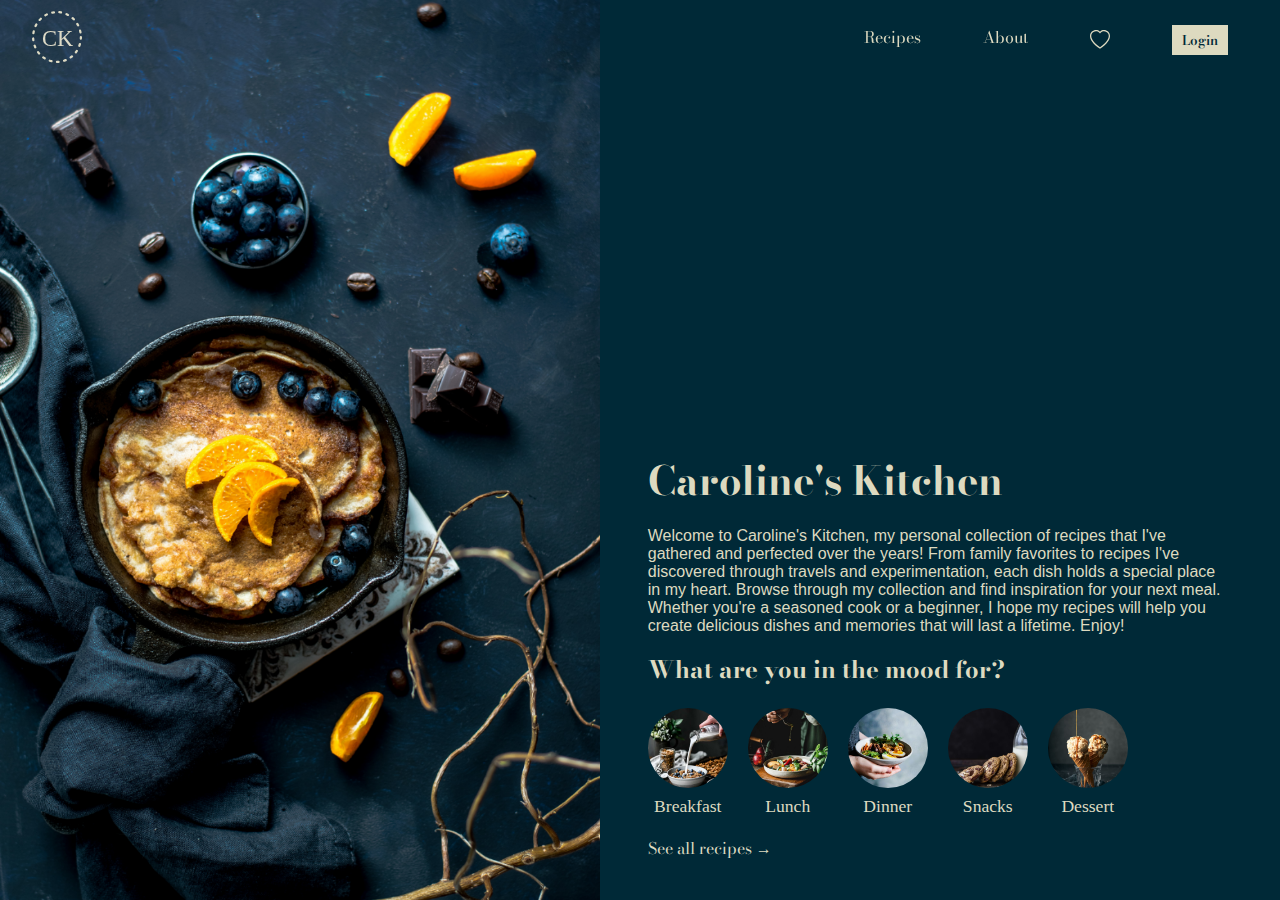
<file: index.html>
<!DOCTYPE html>
<html lang="en">
<head>
    <meta charset="UTF-8">
    <meta http-equiv="X-UA-Compatible" content="IE=edge">
    <meta name="viewport" content="width=device-width, initial-scale=1.0">
    <link rel="stylesheet" href="style.css">
    <link rel="preconnect" href="https://fonts.googleapis.com">
    <link rel="preconnect" href="https://fonts.gstatic.com" crossorigin>
    <link href="https://fonts.googleapis.com/css2?family=Bodoni+Moda:ital,opsz,wght@0,6..96,400;0,6..96,700;1,6..96,400&display=swap" rel="stylesheet">    
    <title>Caroline's Kitchen</title>
</head>
<body>
    <nav>
        <div id="nav_left">
            <a id="logo" href="index.html"><img src="images/logo.svg" alt="CK in a circle - the logo of the site"></a>
        </div>
        <div id="nav_right">
            <a href="recipes.html">Recipes</a>
            <a href="about.html">About</a>
            <a id="saved" href="saved.html"><svg xmlns="http://www.w3.org/2000/svg" width="20" height="20" fill="currentColor" class="bi bi-heart" viewBox="0 0 16 16"> <path d="m8 2.748-.717-.737C5.6.281 2.514.878 1.4 3.053c-.523 1.023-.641 2.5.314 4.385.92 1.815 2.834 3.989 6.286 6.357 3.452-2.368 5.365-4.542 6.286-6.357.955-1.886.838-3.362.314-4.385C13.486.878 10.4.28 8.717 2.01L8 2.748zM8 15C-7.333 4.868 3.279-3.04 7.824 1.143c.06.055.119.112.176.171a3.12 3.12 0 0 1 .176-.17C12.72-3.042 23.333 4.867 8 15z"/> </svg> </a>
            <button id="login_btn">Login</button>
        </div>
    </nav>

    <div id="login_modal" class="hidden">
        <div id="modal_wrapper">
            <div id="close_modal">X</div>
            <form action="#">
                <h2>Login</h2>
                <label for="email">Email</label>
                <input id="email" type="email" name="email">
                <label for="password">Password</label>
                <input id="password" type="password">
                <button>Login</button>
                <p>Don't have an account yet? <span>Create an account</span></p>
            </form>
        </div>
    </div>

    <main>
        <section id="front_page">
            <img src="images/pancakes.png" alt="Pancakes with blueberries and oranges">
            <div id="front_page_text_wrapper">
                <h1>Caroline's Kitchen</h1>
                <p>Welcome to Caroline's Kitchen, my personal collection of recipes that I've gathered and perfected over the years! From family favorites to recipes I've discovered through travels and experimentation, each dish holds a special place in my heart. Browse through my collection and find inspiration for your next meal. Whether you're a seasoned cook or a beginner, I hope my recipes will help you create delicious dishes and memories that will last a lifetime. Enjoy!</p>
                <h2>What are you in the mood for?</h2>
                <div id="recipes_overview">
                        <figure class="category" data-filter="Breakfast">
                            <img src="images/breakfast.jpg" alt="Milk poured over cereal">
                            <figcaption>Breakfast</figcaption>
                        </figure>
                        <figure class="category" data-filter="Lunch">
                            <img src="images/lunch.jpg" alt="Dressing being added to salad">
                            <figcaption>Lunch</figcaption>
                        </figure>
                        <figure>
                            <img src="images/dinner.jpg" alt="Hands holding bowl of nudels ">
                            <figcaption>Dinner</figcaption>
                        </figure>
                        <figure>
                            <img src="images/cookies.jpg" alt="Cookies leaning on milk jar">
                            <figcaption>Snacks</figcaption>
                        </figure>
                        <figure>
                            <img src="images/icecream.jpg" alt="Caramel being poured on two cones of ice cream">
                            <figcaption>Dessert</figcaption>
                        </figure>
                </div>
                <a href="recipes.html">See all recipes →</a>
            </div>
        </section>
    </main>
    <script src="script.js"></script>
</body>
</html>
</file>
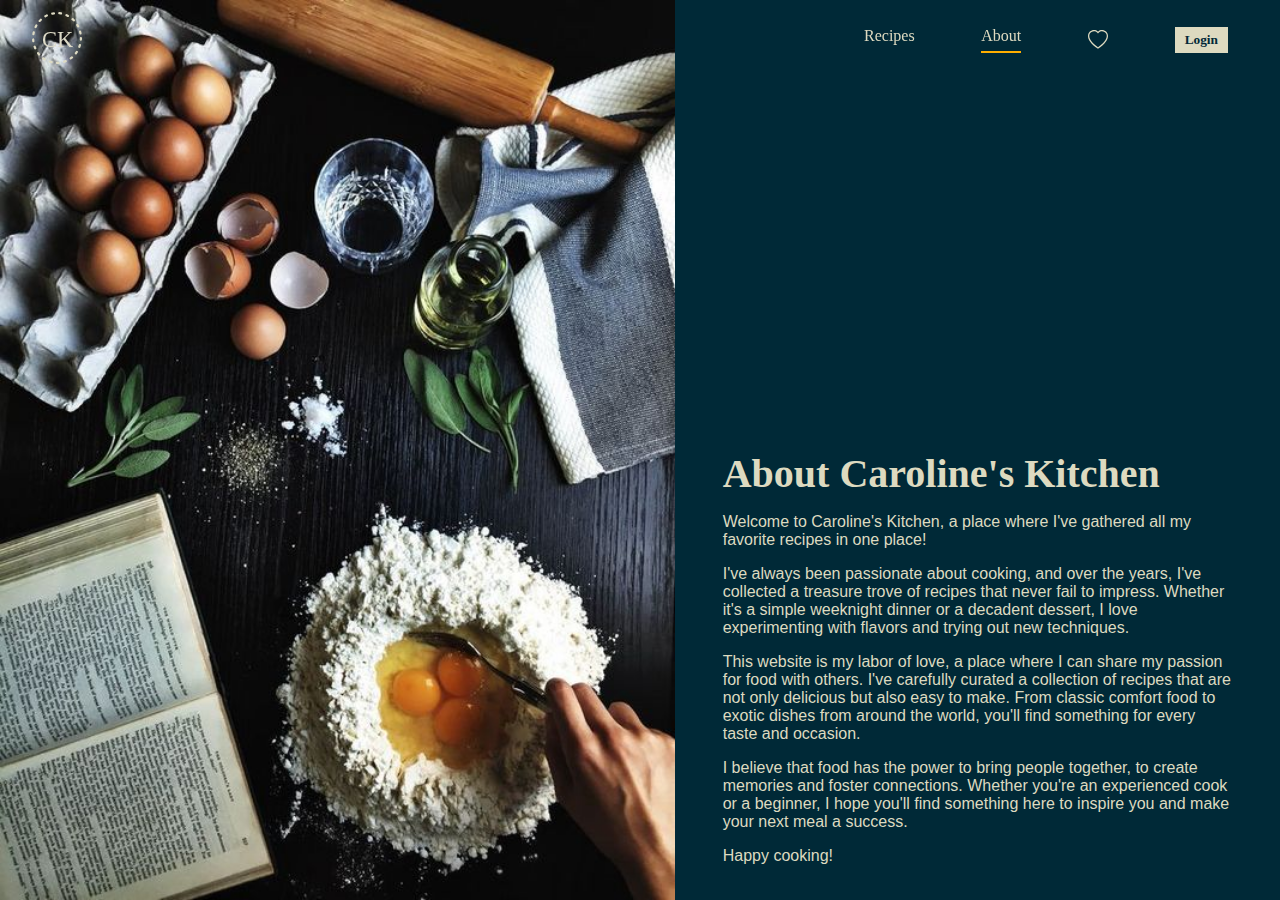
<file: about.html>
<!DOCTYPE html>
<html lang="en">
<head>
    <meta charset="UTF-8">
    <meta http-equiv="X-UA-Compatible" content="IE=edge">
    <meta name="viewport" content="width=device-width, initial-scale=1.0">
    <link rel="stylesheet" href="style.css">
    <title>About</title>
</head>
<body>
    <nav>
        <div id="nav_left">
            <a id="logo" href="index.html"><img src="images/logo.svg" alt="CK in a circle - the logo of the site"></a>
        </div>
        <div id="nav_right">
            <a href="recipes.html">Recipes</a>
            <a class="focus" href="about.html">About</a>
            <a id="saved" href="saved.html"><svg xmlns="http://www.w3.org/2000/svg" width="20" height="20" fill="currentColor" class="bi bi-heart" viewBox="0 0 16 16"> <path d="m8 2.748-.717-.737C5.6.281 2.514.878 1.4 3.053c-.523 1.023-.641 2.5.314 4.385.92 1.815 2.834 3.989 6.286 6.357 3.452-2.368 5.365-4.542 6.286-6.357.955-1.886.838-3.362.314-4.385C13.486.878 10.4.28 8.717 2.01L8 2.748zM8 15C-7.333 4.868 3.279-3.04 7.824 1.143c.06.055.119.112.176.171a3.12 3.12 0 0 1 .176-.17C12.72-3.042 23.333 4.867 8 15z"/> </svg> </a>
            <button id="login_btn">Login</button>
        </div>
    </nav>

    <div id="login_modal" class="hidden">
        <div id="modal_wrapper">
            <div id="close_modal">X</div>
            <form action="#">
                <h2>Login</h2>
                <label for="email">Email</label>
                <input id="email" type="email" name="email">
                <label for="password">Password</label>
                <input id="password" type="password">
                <button>Login</button>
                <p>Don't have an account yet? <span>Create an account</span></p>
            </form>
        </div>
    </div>
    <main id="about">
        <img src="images/cooking.jpg" alt="">
        <div id="about_text_wrapper">
            <h1>About Caroline's Kitchen</h1>
            <p>Welcome to Caroline's Kitchen, a place where I've gathered all my favorite recipes in one place!</p>
            <p>I've always been passionate about cooking, and over the years, I've collected a treasure trove of recipes that never fail to impress. Whether it's a simple weeknight dinner or a decadent dessert, I love experimenting with flavors and trying out new techniques.</p>
            <p>This website is my labor of love, a place where I can share my passion for food with others. I've carefully curated a collection of recipes that are not only delicious but also easy to make. From classic comfort food to exotic dishes from around the world, you'll find something for every taste and occasion.</p>
            <p>I believe that food has the power to bring people together, to create memories and foster connections. Whether you're an experienced cook or a beginner, I hope you'll find something here to inspire you and make your next meal a success.</p>
            <p>Happy cooking!</p>
        </div>
    </main>
    <script src="script.js"></script>
</body>
</html>
</file>
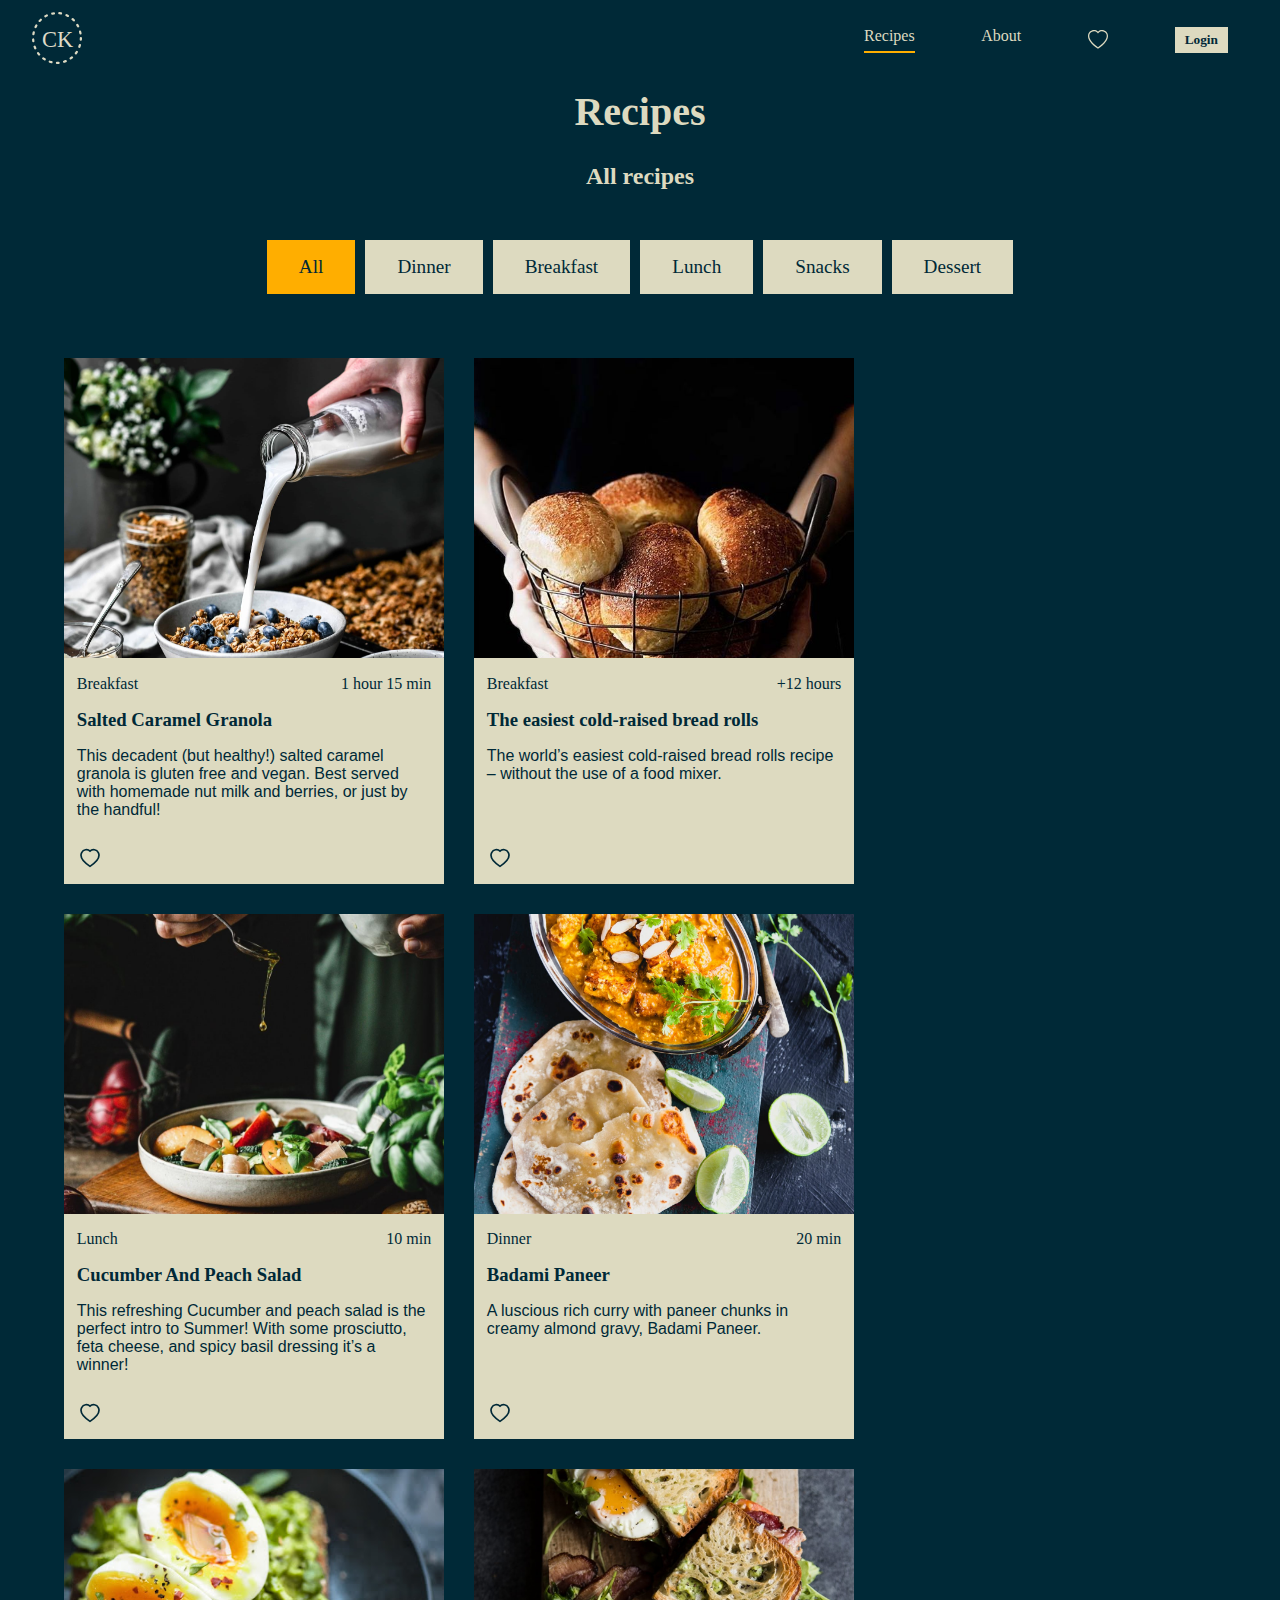
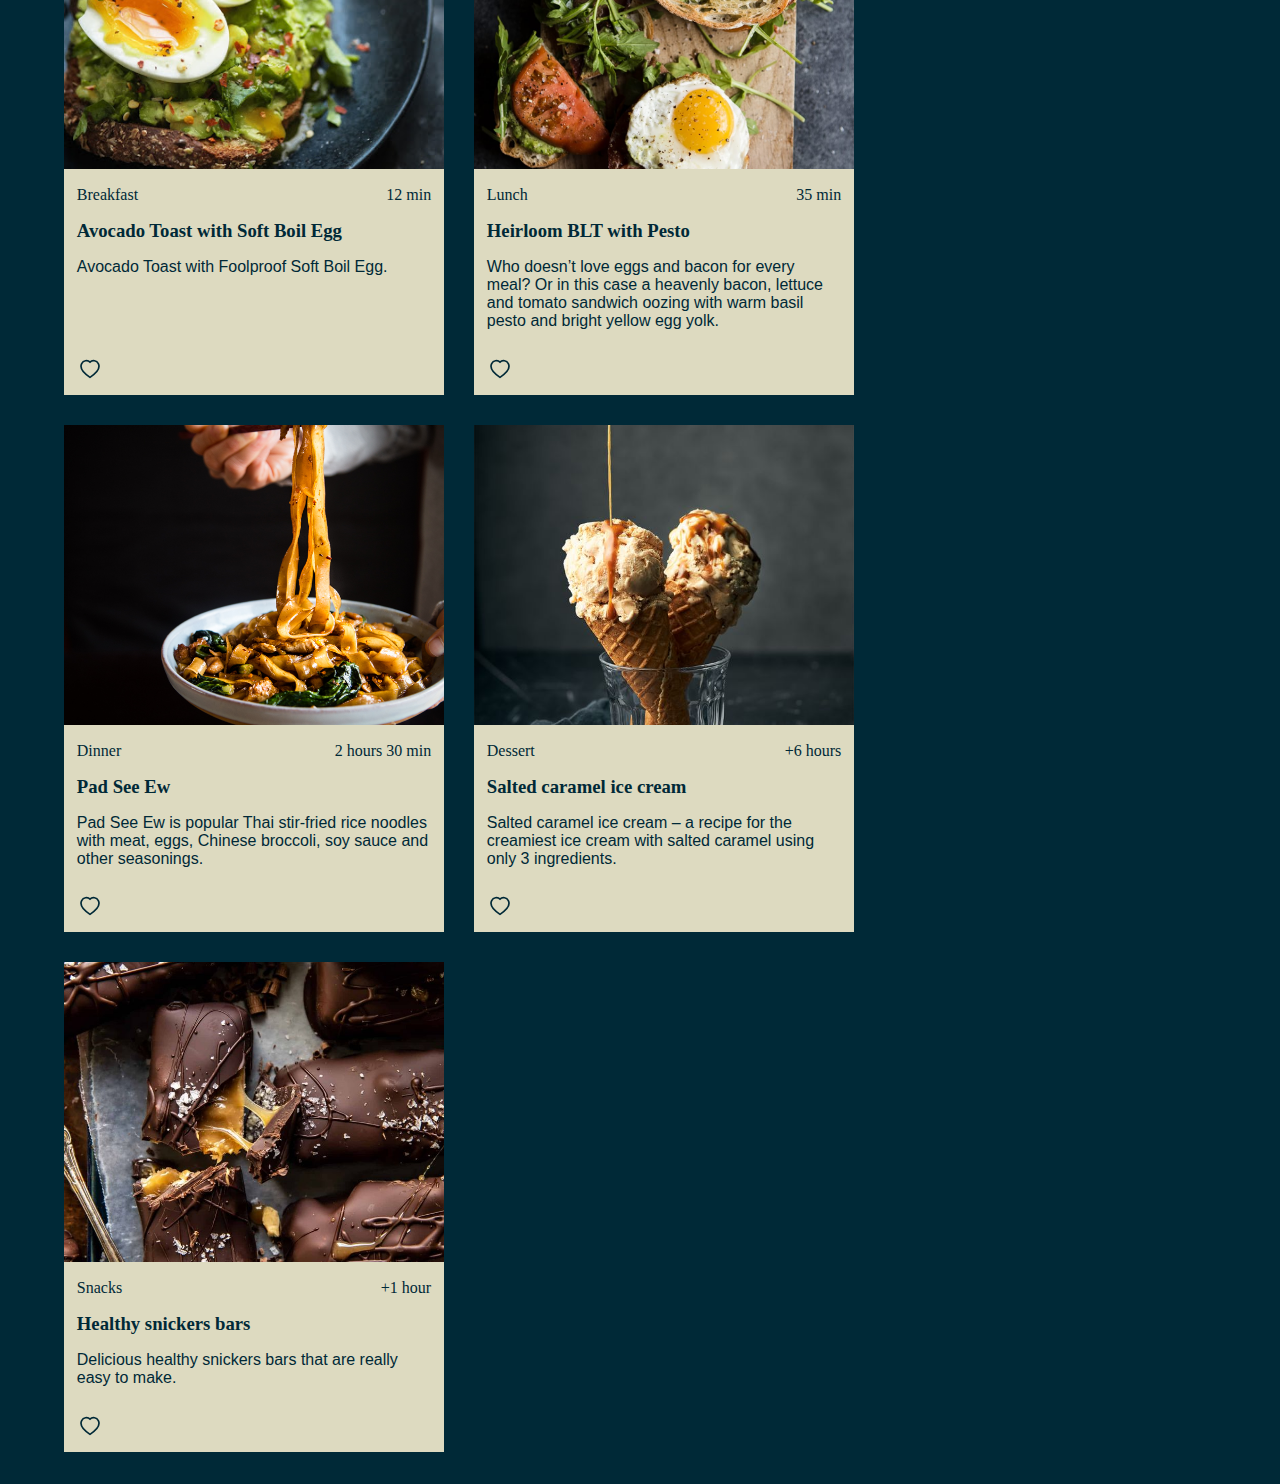
<file: recipes.html>
<!DOCTYPE html>
<html lang="en">
<head>
    <meta charset="UTF-8">
    <meta http-equiv="X-UA-Compatible" content="IE=edge">
    <meta name="viewport" content="width=device-width, initial-scale=1.0">
    <link rel="stylesheet" href="style.css">
    <title>Recipes</title>
</head>
<body>
    <nav class="blue">
        <div id="nav_left">
            <a id="logo" href="index.html"><img src="images/logo.svg" alt="CK in a circle - the logo of the site"></a>
        </div>
        <div id="nav_right">
            <a class="focus" href="recipes.html">Recipes</a>
            <a href="about.html">About</a>
            <a id="saved" href="saved.html"><svg xmlns="http://www.w3.org/2000/svg" width="20" height="20" fill="currentColor" class="bi bi-heart" viewBox="0 0 16 16"> <path d="m8 2.748-.717-.737C5.6.281 2.514.878 1.4 3.053c-.523 1.023-.641 2.5.314 4.385.92 1.815 2.834 3.989 6.286 6.357 3.452-2.368 5.365-4.542 6.286-6.357.955-1.886.838-3.362.314-4.385C13.486.878 10.4.28 8.717 2.01L8 2.748zM8 15C-7.333 4.868 3.279-3.04 7.824 1.143c.06.055.119.112.176.171a3.12 3.12 0 0 1 .176-.17C12.72-3.042 23.333 4.867 8 15z"/> </svg> </a>
            <button id="login_btn">Login</button>
        </div>
    </nav>

    <div id="login_modal" class="hidden">
        <div id="modal_wrapper">
            <div id="close_modal">X</div>
            <form action="#">
                <h2>Login</h2>
                <label for="email">Email</label>
                <input id="email" type="email" name="email">
                <label for="password">Password</label>
                <input id="password" type="password">
                <button>Login</button>
                <p>Don't have an account yet? <span>Create an account</span></p>
            </form>
        </div>
    </div>

    <main id="recipes_page">
        <h1>Recipes</h1>
        <h2 id="recipes_category">All recipes</h2>
        <section id="filtering">
            <button class="filter active" data-filter="All">All</button>
            <button class="filter" data-filter="Dinner">Dinner</button>
            <button class="filter" data-filter="Breakfast">Breakfast</button>
            <button class="filter" data-filter="Lunch">Lunch</button>
            <button class="filter" data-filter="Snacks">Snacks</button>
            <button class="filter" data-filter="Dessert">Dessert</button>
        </section>

        <section id="recipes_wrapper">
            <template>
                <article class="recipe_template">
                    <div class="recipe_wrapper">
                        <img class="recipe_img" src="" alt="Picture of the recipe">
                        <div class="article_bottom">
                            <div class="article_top">
                                <span class="category"></span>
                                <span class="time"></span>
                            </div>
                            <h3 class="title"></h3>
                            <p class="text"></p>
                        </div>    
                    </div>
                    <div class="like_button">
                        <svg class="like" xmlns="http://www.w3.org/2000/svg" width="20" height="20" fill="transparent" stroke="#002937" stroke-width="1.5px" viewBox="-1 0 18 15"> <path d="M8 1.314C12.438-3.248 23.534 4.735 8 15-7.534 4.736 3.562-3.248 8 1.314z"/> </svg> 
                    </div>   
                </article>
            </template>
        </section>

    </main>
    
    <script src="script.js"></script>
</body>
</html>
</file>
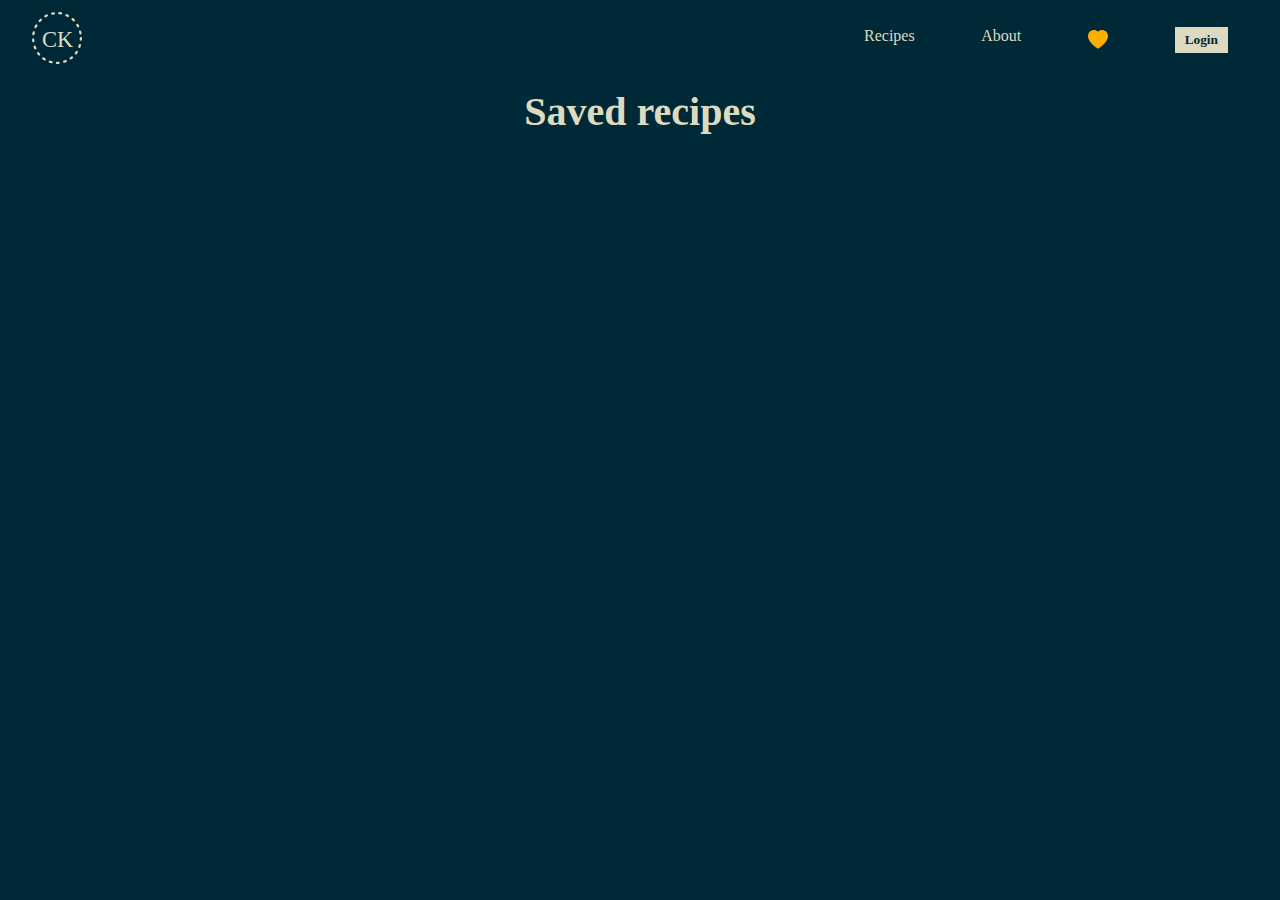
<file: saved.html>
<!DOCTYPE html>
<html lang="en">
<head>
    <meta charset="UTF-8">
    <meta http-equiv="X-UA-Compatible" content="IE=edge">
    <meta name="viewport" content="width=device-width, initial-scale=1.0">
    <link rel="stylesheet" href="style.css">
    <title>Saved recipes</title>
</head>
<body>
    <nav class="blue">
        <div id="nav_left">
            <a id="logo" href="index.html"><img src="images/logo.svg" alt="CK in a circle - the logo of the site"></a>
        </div>
        <div id="nav_right">
            <a href="recipes.html">Recipes</a>
            <a href="about.html">About</a>
            <a id="saved" href="saved.html"><svg xmlns="http://www.w3.org/2000/svg" width="20" height="20" fill="#FFAE00" class="bi bi-heart-fill" viewBox="0 0 16 16"> <path fill-rule="evenodd" d="M8 1.314C12.438-3.248 23.534 4.735 8 15-7.534 4.736 3.562-3.248 8 1.314z"/> </svg></a>
            <button id="login_btn">Login</button>
        </div>
    </nav>

    <div id="login_modal" class="hidden">
        <div id="modal_wrapper">
            <div id="close_modal">X</div>
            <form action="#">
                <h2>Login</h2>
                <label for="email">Email</label>
                <input id="email" type="email" name="email">
                <label for="password">Password</label>
                <input id="password" type="password">
                <button>Login</button>
                <p>Don't have an account yet? <span>Create an account</span></p>
            </form>
        </div>
    </div>

    <main id="saved_page">
        <h1>Saved recipes</h1>
        <h2 id="saved_intro"></h2>
        <section id="recipes_wrapper">
            <template>
                <article class="recipe_template">
                    <div class="recipe_wrapper">
                        <img class="recipe_img" src="" alt="Picture of the recipe">
                        <div class="article_bottom">
                            <div class="article_top">
                                <span class="category"></span>
                                <span class="time"></span>
                            </div>
                            <h3 class="title"></h3>
                            <p class="text"></p>
                        </div>    
                    </div>
                    <div class="like_button">
                        <svg class="like" xmlns="http://www.w3.org/2000/svg" width="20" height="20" fill="transparent" stroke="#002937" stroke-width="1.5px" viewBox="-1 0 18 15"> <path d="M8 1.314C12.438-3.248 23.534 4.735 8 15-7.534 4.736 3.562-3.248 8 1.314z"/> </svg> 
                    </div>   
                </article>
            </template>
        </section>
    </main>
    <script src="saved.js"></script>
</body>
<!-- <script src="script.js"></script>  -->

</html>
</file>
<file: style.css>
*{
    margin: 0;
    box-sizing: border-box;
}

:root {
    --main-bg-color: #002937;
    --main-color: #DDDAC0;
    --secondary-color: #FFAE00;
}

body {
    background-color: var(--main-bg-color);
    color: var(--main-color);
}

h1 {
    font-family: 'Bodoni Moda', serif;
    font-size: 2.5rem;
}

h2 {
    font-family: 'Bodoni Moda', serif;
}

p, label {
    font-family: 'Avenir Next', sans-serif;
}

a {
    font-family: 'Bodoni Moda', serif;
    text-decoration: none;
    color: var(--main-color);
}

a:hover {
    border-bottom: 2px solid var(--secondary-color);
}

button {
    color: var(--main-bg-color);
    background-color: var(--main-color);
    font-family: 'Bodoni Moda', serif;
    font-weight: 600;
    padding: 5px 10px;
    border: none;
}

button:hover {
    background-color: var(--secondary-color);
}

/* NAVIGATION */

nav{
    height: 5rem;
    width: 100vw;
    position: fixed;
    display: flex;
    justify-content: space-between;
    align-items: center;
    z-index: 2;
    padding: 0 2rem;
}

#logo:hover {
    border-bottom: none;
}

#logo img{
    width: 50px;
}

#nav_right {
    width: 30vw;
    display: flex;
    justify-content: space-between;
    padding-right: 20px;
}

#saved {
    display: flex;
    align-items: center;
}

#saved:hover {
    border: none;
}

#saved:hover svg {
    fill: var(--secondary-color);
}

.focus{
    border-bottom: 2px solid var(--secondary-color);
}

.blue{
    background-color: var(--main-bg-color);
}

/* LOGIN MODAL */

#login_modal{
    position: fixed;
    background-color: #FFAE00;
    left: 0;
    top: 0;
    width: 100%; 
    height: 100%;
    z-index: 5;
    background-color: rgba(0,0,0,0.4);
    padding-top: 30vh; 
}

#modal_wrapper{
    background-color: var(--main-bg-color);
    margin: auto;
    padding: 20px;
    width: 80%;
    padding: 3rem 4rem;
    max-width: 800px;
}

#modal_wrapper #close_modal {
    float: right;
}

#modal_wrapper h2{
   text-align: center;
   margin: 30px;
}

#modal_wrapper form {
    display: flex;
    flex-direction: column;
    gap: 10px;
}

#modal_wrapper input {
    height: 35px;
    border: none;
    background-color: var(--main-color);
}

#modal_wrapper button {
    width: 100px;
    align-self: center;
    margin: 1rem 0;
}

#modal_wrapper form span {
    text-decoration: underline;
}

.hidden{
    display: none;
}

/* FRONT PAGE + ABOUT PAGE*/
#front_page,
#about{
    display: flex;
    height: 100vh;
}

#front_page img {
    width: 50vw;
    height: auto;
    object-fit: cover;
}

#about img {
    object-fit: cover;
    width: 90vw;
}

#front_page_text_wrapper,
#about_text_wrapper{
    margin: 50vh 3rem;
}

#front_page_text_wrapper p,
#about_text_wrapper p{
    margin: 1rem 0;
}

#recipes_overview{
    display: flex;
    margin-top: 20px;
    gap: 20px;
    margin-bottom: 1rem;
}

#recipes_overview img{
    width: 80px;
    height: 80px;
    border-radius: 50%;
}

#recipes_overview figure {
    line-height: 1.5rem;
    font-size: 1.1rem;
}

#recipes_overview figcaption{
    text-align: center;
    border-bottom: 2px solid var(--main-bg-color);
}

#recipes_overview figure:hover figcaption{
    border-bottom: 2px solid var(--secondary-color);
}

/* RECIPES (ALL) */
#recipes_page, #saved_page{
    margin: 0 4rem;
    padding-top: 5rem;
}

#recipes_page h1, #recipes_page h2, #saved_page h1, #saved_page h2{
    text-align: center;
    line-height: 4rem;
}

#recipes_wrapper {
    display: grid;
    grid-template-columns: repeat(auto-fit, minmax(150px, 380px));
    gap: 30px;
    margin-top: 4rem;
    margin-bottom: 2rem;
}

.recipe_template {
    background-color: var(--main-color);
    color: var(--main-bg-color);
    display: grid;
    grid-template-rows: 1fr;
}

.recipe_template:hover{
    box-shadow: 10px 10px 0px -2px rgba(255,174,0,1);
}

.article_bottom {
    padding: 0.8rem;
}
#recipes_wrapper img {
    width: 100%;
    height: 300px;
    object-fit: cover;
}

.article_top {
    display: flex;
    justify-content: space-between;
}

.title {
    margin: 1rem 0;
}

.like {
    width: 20px;
    height: 20px;
    fill: transparent;
    /* stroke: var(--main-bg-color); */
}

.like_button:hover svg{
    stroke: var(--secondary-color) !important;
}

.like_button{
    height: 20px;
    width: 20px;
    align-self: end;
    margin: 1rem;
}

/* FILTERING */

#filtering {
    display: flex;
    justify-content: center;
    gap: 10px;
    margin-top: 2rem;
}

#filtering button {
    padding: 1rem 2rem;
    font-size: 1.2rem;
    font-weight: 400;
}

.active {
    background-color: var(--secondary-color);
}

/* RECIPE (SINGLE) */

#recipe_page {
    display: flex;
    /* flex-direction: row; */
    align-items: flex-end;
}

#recipe_page section {
    width: 100%;
}

#recipe_img {
    width: 35vw;
    height: 100vh;
    object-fit: cover;
}

#intro {
    padding: 2rem;
    padding-bottom: 3rem;
}

#intro h2 {
    display: inline;
}

#intro #recipe_text {
    margin-top: 1rem;
}

#recipe_title {
    position: absolute;
    bottom: 80px;
    left: 20px;
    color: var(--secondary-color);
    text-shadow: 4px 4px 5px black;
}

#back {
    background-color: transparent;
    color: var(--main-color);
    border: none;
    padding: 0 2rem;
    font-size: 1.2rem;
}

#back:hover {
    color: var(--secondary-color);
}

#recipe_box {
    background: var(--main-color);
    color: var(--main-bg-color);
    padding: 2rem;
    padding-bottom: 3rem;
}

#info {
    display: flex;
    justify-content: space-evenly;
    border-bottom: 2px solid var(--main-bg-color);
    border-top: 2px solid var(--main-bg-color);
    text-align: center;
    padding: 1rem;
    line-height: 1.5rem; 
    margin-bottom: 1rem;
}

#steps {
    display: grid;
    grid-template-columns: 1fr 2fr;
}

#steps h3 {
    margin: 1rem 0;
}

/* ABOUT PAGE */
/* #about {
    display: grid;
    grid-template-columns: 1fr 2fr;
    height: 100vh;
}

#about img {
    height: 100vh;
}

#about div {
    position: relative;
    bottom: 0;
} */
</file>
